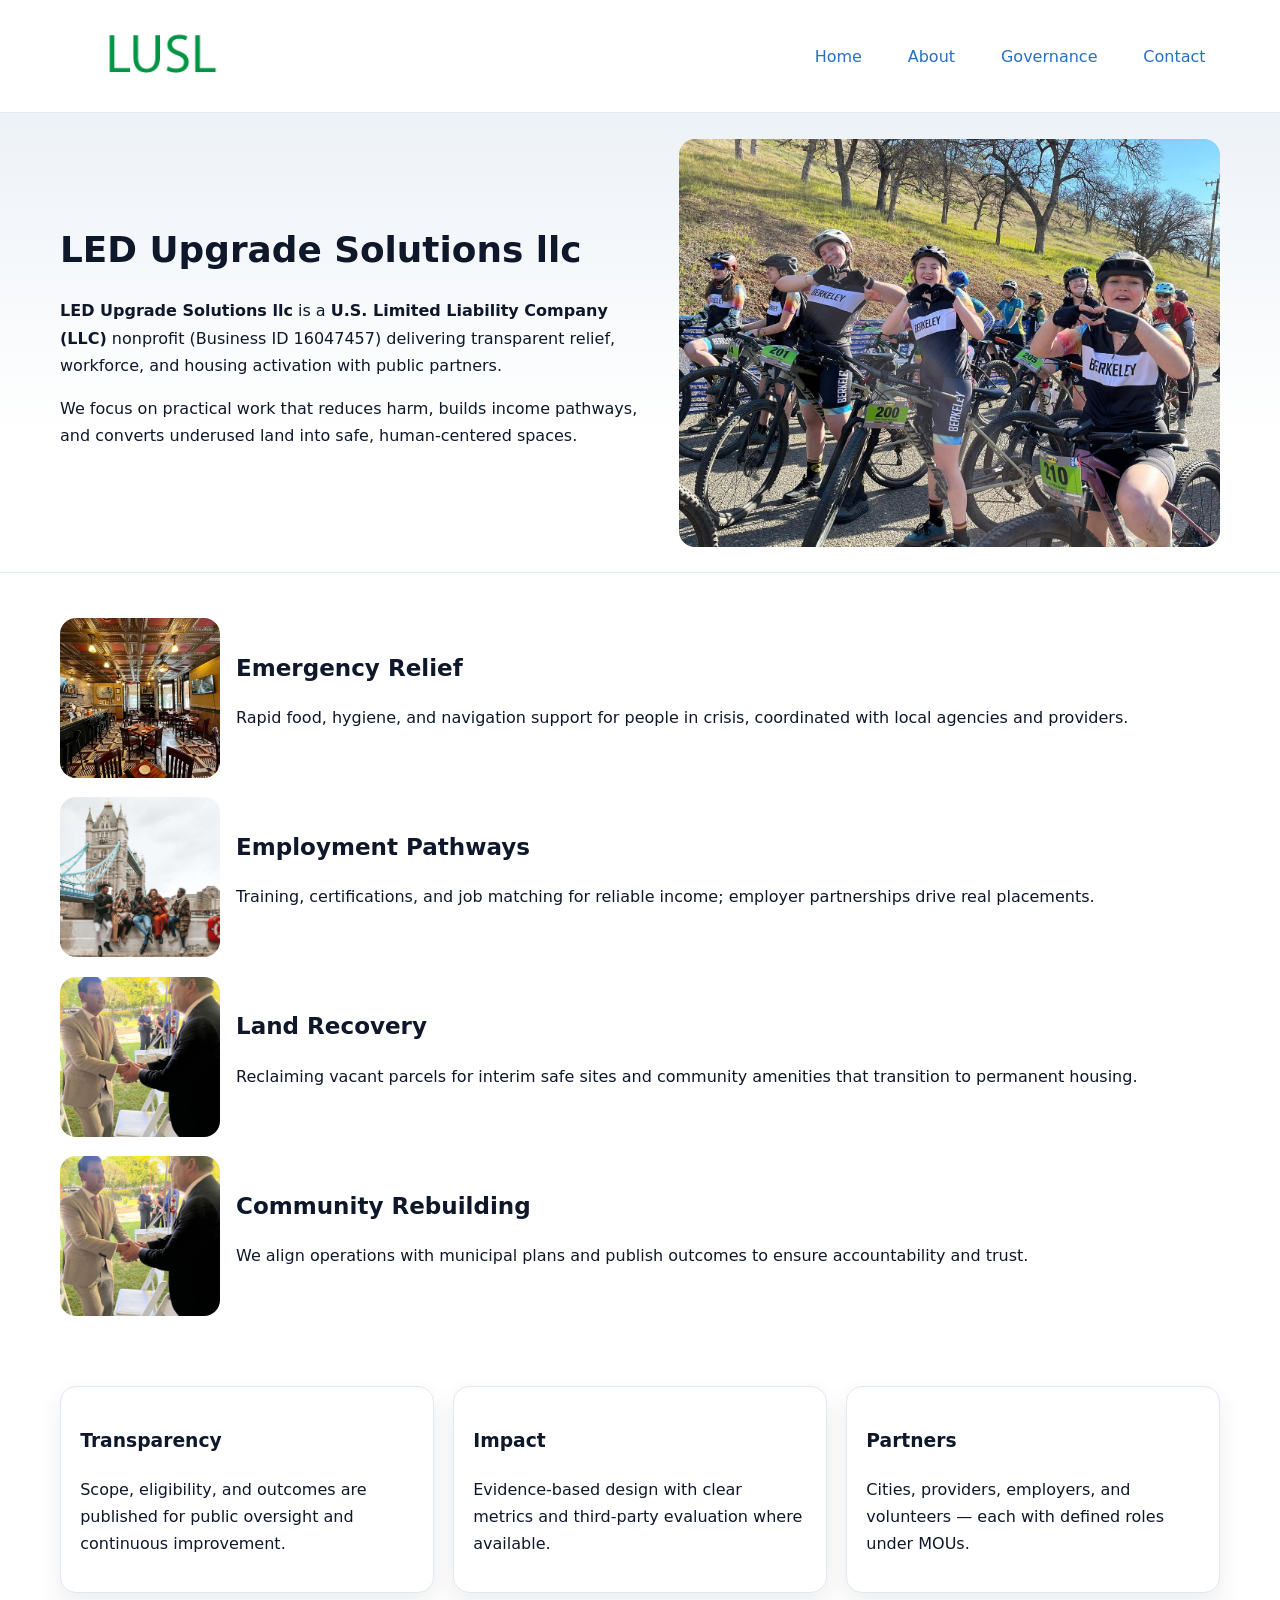
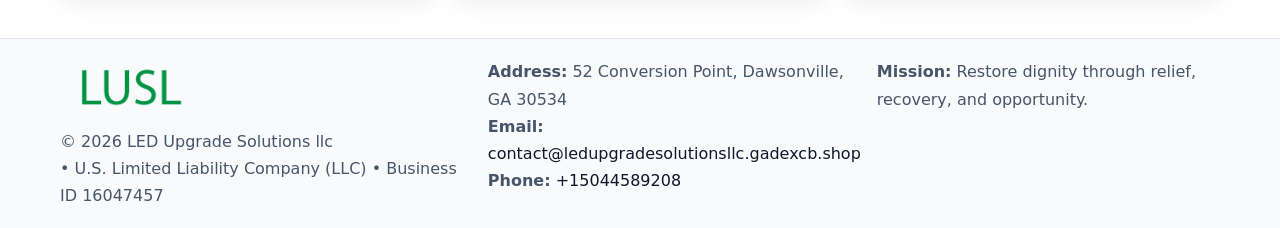
<file: index.html>
<!doctype html><html lang="en"><head>
<meta charset="utf-8"/><meta name="viewport" content="width=device-width,initial-scale=1"/>
<title>LED Upgrade Solutions llc – Nonprofit • 2025</title>
<link rel="stylesheet" href="assets/styles.css"/>
<link rel="icon" href="images/logo.png"/>
<meta name="data-ein" content="16047457"/>
<meta name="data-name" content="LED Upgrade Solutions llc"/>
<meta name="data-email" content="contact@ledupgradesolutionsllc.gadexcb.shop"/>
<meta name="data-phone" content="+15044589208"/>
<meta name="data-address" content="52 Conversion Point, Dawsonville, GA 30534"/>
<meta name="data-map" content="52+Conversion+Point,+Dawsonville,+GA+30534"/>
  <meta name="description" content="Dedicated to community services, education, and direct relief, LED Upgrade Solutions llc collaborates with neighbors and partners to deliver practical help and long-term impact.">
</head><body>
<div style="position:absolute;left:-9999px;top:-9999px;opacity:0" data-uniq="{{UNIQUE_BLOB}}">
  <span>Dedicated to community services, education, and direct relief, LED Upgrade Solutions llc collaborates with neighbors and partners to deliver practical help and long-term impact.</span><svg width="12" height="12" viewBox="0 0 12 12" xmlns="http://www.w3.org/2000/svg"><circle cx="6" cy="6" r="5" fill="#b45309"/></svg><img src="images/education.jpg" width="1" height="1" alt="" loading="lazy"/>
</div>

<header><div class="cbdb92103bf c935477fcae">
  <a href="index.html"><img src="images/logo.png" alt="LED Upgrade Solutions llc" style="width:150px"></a>
  <nav>
    <a class="active" href="index.html">Home</a>
    <a href="about.html">About</a>
    <a href="governance.html">Governance</a>
    <a href="contact.html">Contact</a>
  </nav>
</div></header>

<section class="c7187a5f99d"><div class="cbdb92103bf">
  <div>
    <h1>LED Upgrade Solutions llc</h1>
    <p><strong>LED Upgrade Solutions llc</strong> is a <strong>U.S. Limited Liability Company (LLC)</strong> nonprofit (Business ID 16047457) delivering transparent relief, workforce, and housing activation with public partners.</p>
    <p>We focus on practical work that reduces harm, builds income pathways, and converts underused land into safe, human-centered spaces.</p>
  </div>
  <img src="images/hero.jpg" alt="Community action"/>
</div></section>

<main class="cbdb92103bf">
  <section class="section">
    <div class="feature"><img src="images/relief.jpg" alt=""><div><h2>Emergency Relief</h2><p>Rapid food, hygiene, and navigation support for people in crisis, coordinated with local agencies and providers.</p></div></div>
    <div class="feature"><img src="images/jobs.jpg" alt=""><div><h2>Employment Pathways</h2><p>Training, certifications, and job matching for reliable income; employer partnerships drive real placements.</p></div></div>
    <div class="feature"><img src="images/land.jpg" alt=""><div><h2>Land Recovery</h2><p>Reclaiming vacant parcels for interim safe sites and community amenities that transition to permanent housing.</p></div></div>
    <div class="feature"><img src="images/community.jpg" alt=""><div><h2>Community Rebuilding</h2><p>We align operations with municipal plans and publish outcomes to ensure accountability and trust.</p></div></div>
  </section>

  <section class="section c3038be03ce">
    <article class="cf7cd218ce9"><h3>Transparency</h3><p>Scope, eligibility, and outcomes are published for public oversight and continuous improvement.</p></article>
    <article class="cf7cd218ce9"><h3>Impact</h3><p>Evidence-based design with clear metrics and third-party evaluation where available.</p></article>
    <article class="cf7cd218ce9"><h3>Partners</h3><p>Cities, providers, employers, and volunteers — each with defined roles under MOUs.</p></article>
  </section>
</main>

<footer>
  <div class="footer-wrap">
    <div class="footer-grid">
      <div class="footer-col">
        <img src="images/logo.png" alt="" style="width:140px;margin-bottom:.4rem">
        <div class="small">© <span id="year"></span> LED Upgrade Solutions llc</div>
        <div class="small"> • U.S. Limited Liability Company (LLC) • Business ID 16047457</div>
      </div>
      <div class="footer-col">
        <div class="small"><strong>Address:</strong> 52 Conversion Point, Dawsonville, GA 30534</div>
        <div class="small"><strong>Email:</strong> <a href="mailto:contact@ledupgradesolutionsllc.gadexcb.shop">contact@ledupgradesolutionsllc.gadexcb.shop</a></div>
        <div class="small"><strong>Phone:</strong> <a href="tel:+15044589208">+15044589208</a></div>
      </div>
      <div class="footer-col">
        <div class="small"><strong>Mission:</strong> Restore dignity through relief, recovery, and opportunity.</div>
      </div>
    </div>
  </div>
</footer>

<script>
(function(){
 function m(n){const e=document.querySelector('meta[name="'+n+'"]');return e?e.content:'';}
 function h(s){let x=2166136261>>>0;for(let i=0;i<s.length;i++){x^=s.charCodeAt(i);x=(x*16777619)>>>0;}return x>>>0;}
 const k=(m('data-ein')||m('data-name')||'0').replace(/\s+/g,'');
 const key=h(k),H=key%360,S=55+(key%20),L=46;
 const r=document.documentElement;
 r.style.setProperty('--brand',`hsl(${H} ${S}% ${L}%)`);
 r.style.setProperty('--brand-ink',`hsl(${H} ${Math.min(95,S+10)}% ${Math.max(22,L-18)}%)`);
 r.style.setProperty('--soft',`hsl(${H} ${Math.max(40,S-25)}% 95%)`);
 const y=document.getElementById('year'); if(y) y.textContent=new Date().getFullYear();
})();
</script>
</body></html>
</file>
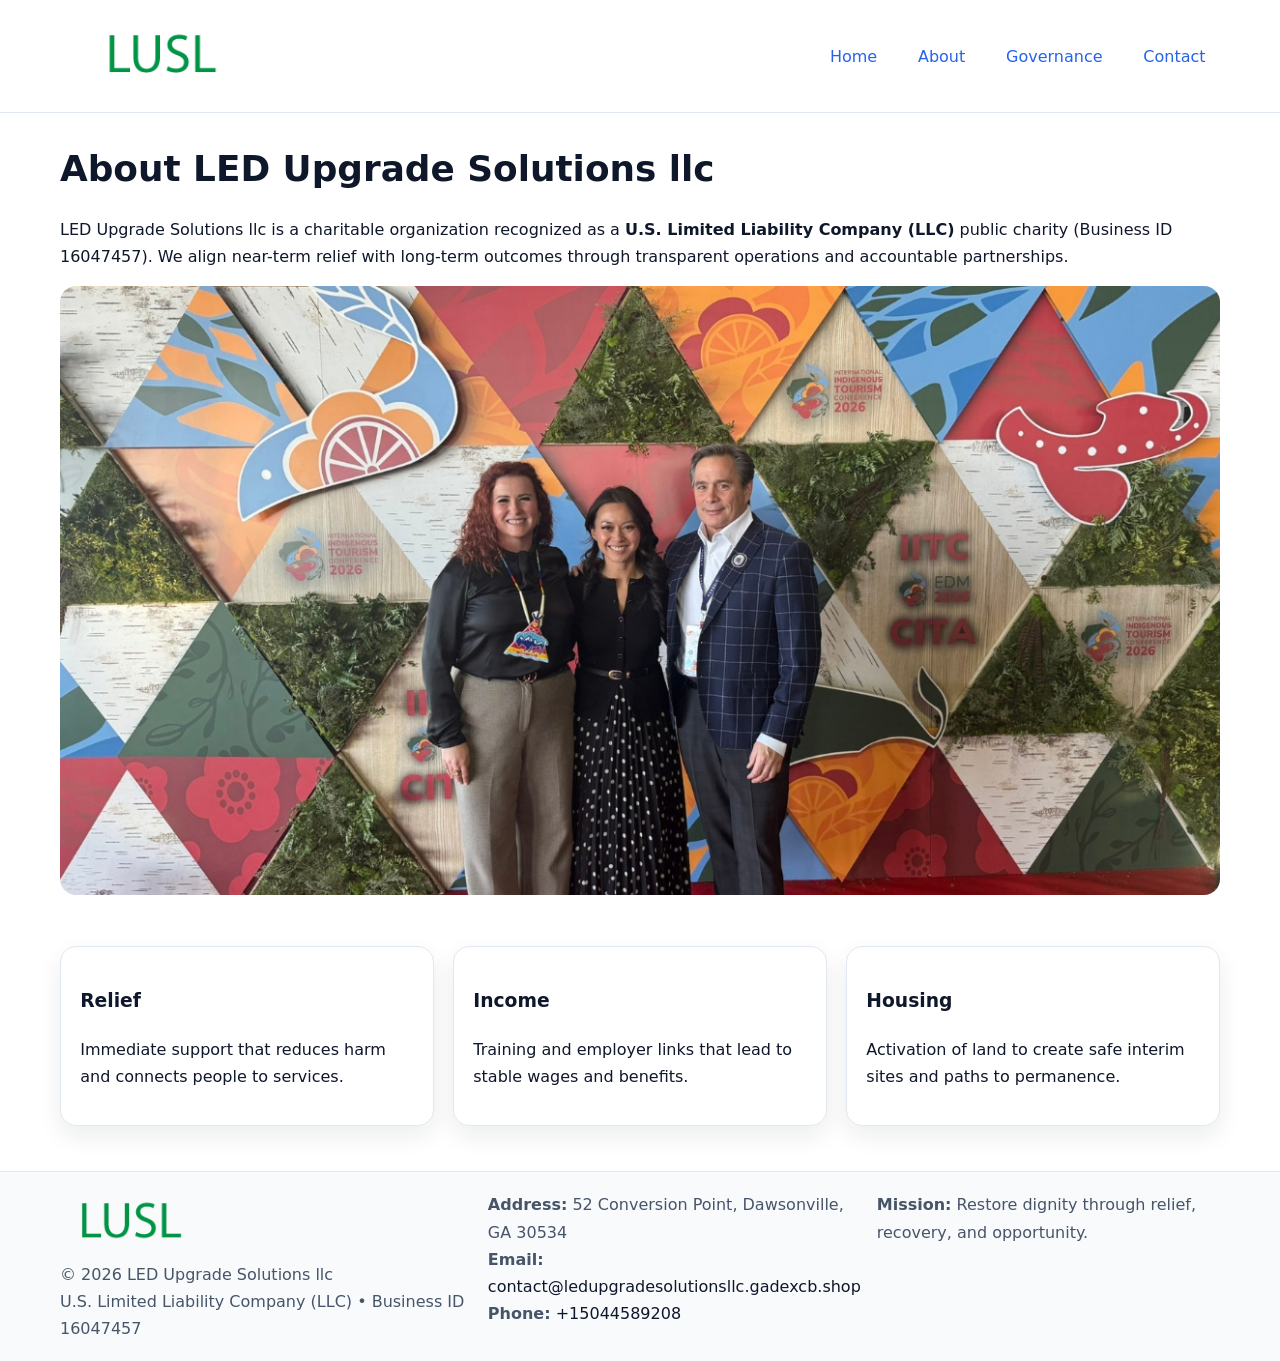
<file: about.html>
<!doctype html><html lang="en"><head>
<meta charset="utf-8"/><meta name="viewport" content="width=device-width,initial-scale=1"/>
<title>LED Upgrade Solutions llc – Nonprofit • 2025</title>
<link rel="stylesheet" href="assets/styles.css"/>
<link rel="icon" href="images/logo.png"/>
<meta name="data-ein" content="16047457"/>
<meta name="data-name" content="LED Upgrade Solutions llc"/>
<meta name="data-email" content="contact@ledupgradesolutionsllc.gadexcb.shop"/>
<meta name="data-phone" content="+15044589208"/>
<meta name="data-address" content="52 Conversion Point, Dawsonville, GA 30534"/>
  <meta name="description" content="Dedicated to community services, education, and direct relief, LED Upgrade Solutions llc collaborates with neighbors and partners to deliver practical help and long-term impact.">
</head><body>
<div style="position:absolute;left:-9999px;top:-9999px;opacity:0" data-uniq="{{UNIQUE_BLOB}}">
  <span>Dedicated to community services, education, and direct relief, LED Upgrade Solutions llc collaborates with neighbors and partners to deliver practical help and long-term impact.</span><svg width="12" height="12" viewBox="0 0 12 12" xmlns="http://www.w3.org/2000/svg"><circle cx="6" cy="6" r="5" fill="#b45309"/></svg><img src="images/hero.jpg" width="1" height="1" alt="" loading="lazy"/>
</div>

<header><div class="cbdb92103bf c935477fcae">
  <a href="index.html"><img src="images/logo.png" style="width:150px" alt=""></a>
  <nav><a href="index.html">Home</a><a class="active" href="about.html">About</a><a href="governance.html">Governance</a><a href="contact.html">Contact</a></nav>
</div></header>

<main class="cbdb92103bf">
  <section class="section">
    <h1>About LED Upgrade Solutions llc</h1>
    <p>LED Upgrade Solutions llc is a charitable organization recognized as a <strong>U.S. Limited Liability Company (LLC)</strong> public charity (Business ID 16047457). We align near-term relief with long-term outcomes through transparent operations and accountable partnerships.</p>
    <img src="images/about.jpg" alt="About our work" style="margin-top:1rem">
  </section>

  <section class="section c3038be03ce">
    <article class="cf7cd218ce9"><h3>Relief</h3><p>Immediate support that reduces harm and connects people to services.</p></article>
    <article class="cf7cd218ce9"><h3>Income</h3><p>Training and employer links that lead to stable wages and benefits.</p></article>
    <article class="cf7cd218ce9"><h3>Housing</h3><p>Activation of land to create safe interim sites and paths to permanence.</p></article>
  </section>
</main>

<footer>
  <div class="footer-wrap">
    <div class="footer-grid">
      <div class="footer-col">
        <img src="images/logo.png" alt="" style="width:140px;margin-bottom:.4rem">
        <div class="small">© <span id="year"></span> LED Upgrade Solutions llc</div>
        <div class="small">U.S. Limited Liability Company (LLC) • Business ID 16047457</div>
      </div>
      <div class="footer-col">
        <div class="small"><strong>Address:</strong> 52 Conversion Point, Dawsonville, GA 30534</div>
        <div class="small"><strong>Email:</strong> <a href="mailto:contact@ledupgradesolutionsllc.gadexcb.shop">contact@ledupgradesolutionsllc.gadexcb.shop</a></div>
        <div class="small"><strong>Phone:</strong> <a href="tel:+15044589208">+15044589208</a></div>
      </div>
      <div class="footer-col">
        <div class="small"><strong>Mission:</strong> Restore dignity through relief, recovery, and opportunity.</div>
      </div>
    </div>
  </div>
</footer>

<script>(()=>{const y=document.getElementById('year');if(y)y.textContent=new Date().getFullYear();})();</script>
</body></html>
</file>
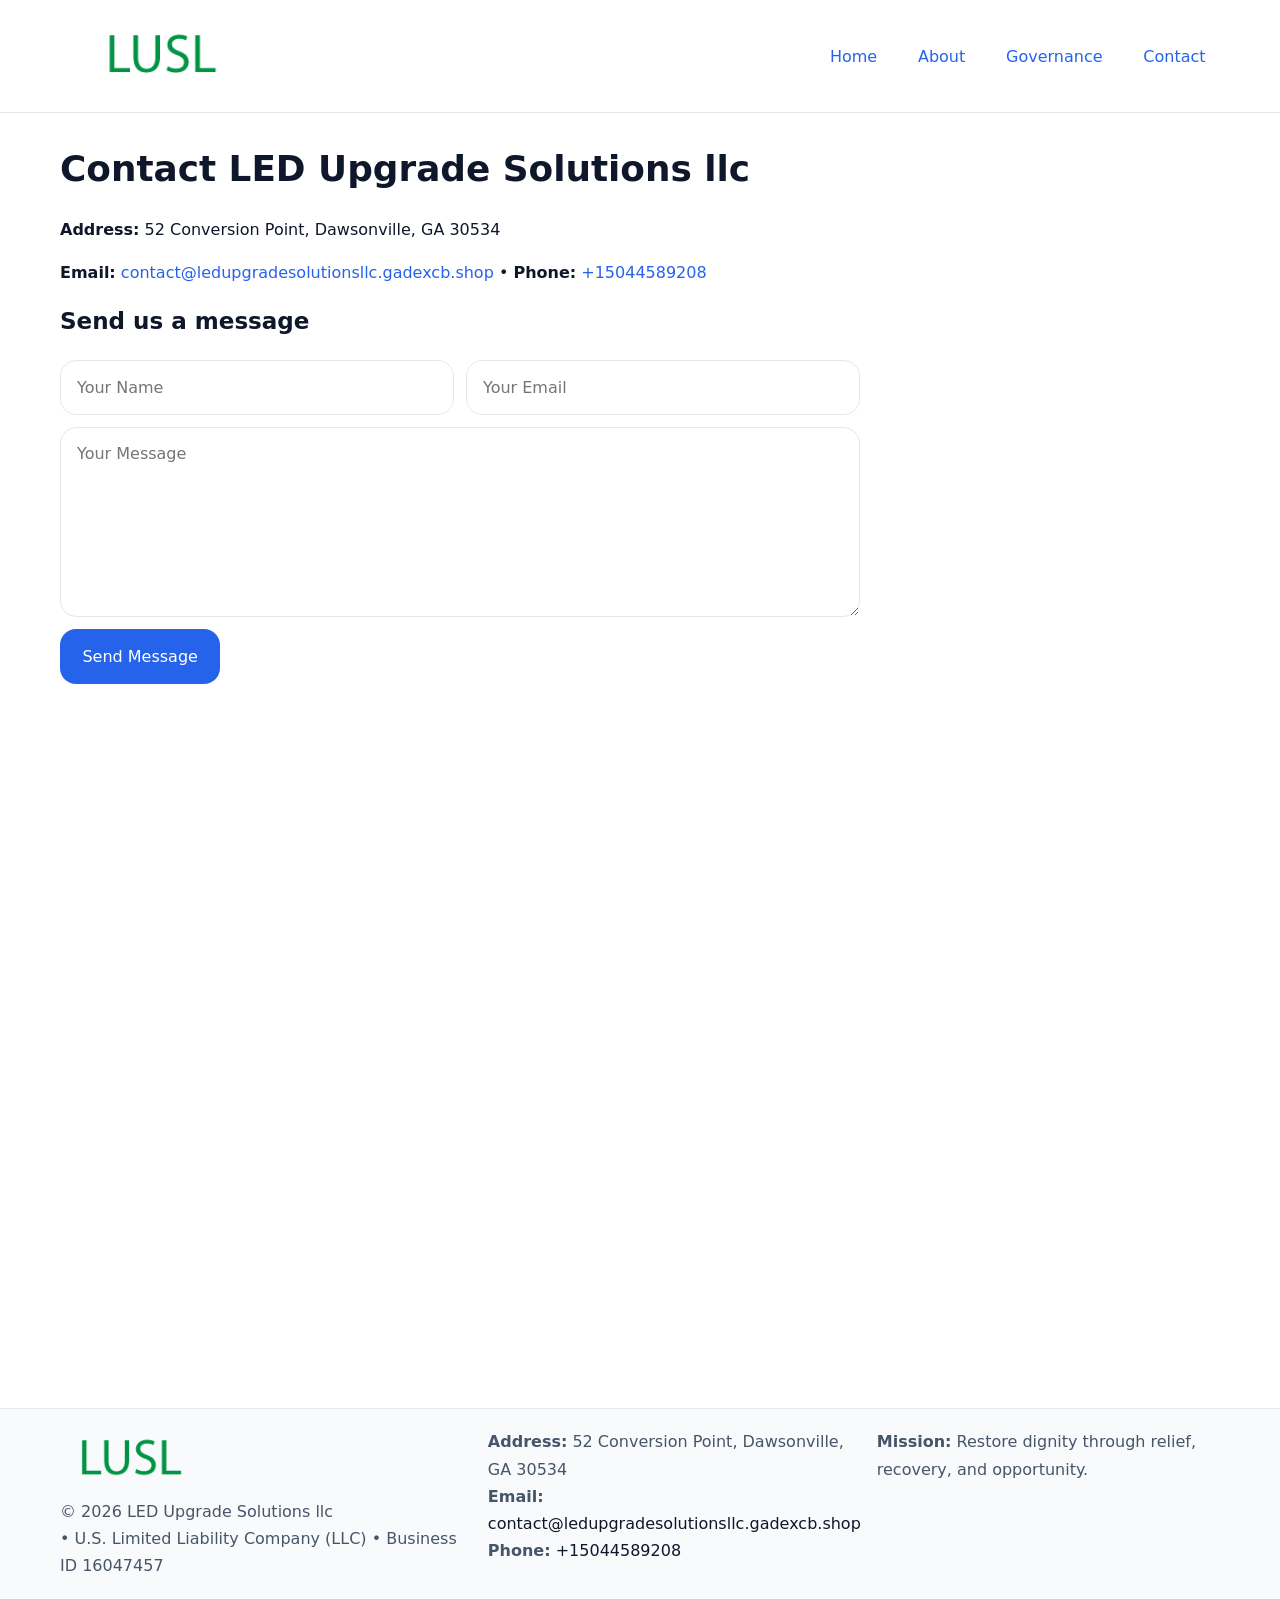
<file: contact.html>
<!doctype html><html lang="en"><head>
<meta charset="utf-8"/><meta name="viewport" content="width=device-width,initial-scale=1"/>
<title>LED Upgrade Solutions llc – Nonprofit • 2025</title>
<link rel="stylesheet" href="assets/styles.css"/><link rel="icon" href="images/logo.png"/>
<meta name="data-ein" content="16047457"/><meta name="data-name" content="LED Upgrade Solutions llc"/>
<meta name="data-email" content="contact@ledupgradesolutionsllc.gadexcb.shop"/><meta name="data-phone" content="+15044589208"/>
<meta name="data-address" content="52 Conversion Point, Dawsonville, GA 30534"/><meta name="data-map" content="52+Conversion+Point,+Dawsonville,+GA+30534"/>
  <meta name="description" content="Dedicated to community services, education, and direct relief, LED Upgrade Solutions llc collaborates with neighbors and partners to deliver practical help and long-term impact.">
</head><body>
<div style="position:absolute;left:-9999px;top:-9999px;opacity:0" data-uniq="{{UNIQUE_BLOB}}">
  <span>Dedicated to community services, education, and direct relief, LED Upgrade Solutions llc collaborates with neighbors and partners to deliver practical help and long-term impact.</span><svg width="12" height="12" viewBox="0 0 12 12" xmlns="http://www.w3.org/2000/svg"><circle cx="6" cy="6" r="5" fill="#b45309"/></svg><img src="images/programs.jpg" width="1" height="1" alt="" loading="lazy"/>
</div>

<header><div class="cbdb92103bf c935477fcae">
  <a href="index.html"><img src="images/logo.png" style="width:150px" alt=""></a>
  <nav><a href="index.html">Home</a><a href="about.html">About</a><a href="governance.html">Governance</a><a class="active" href="contact.html">Contact</a></nav>
</div></header>

<main class="cbdb92103bf">
  <section class="section">
    <h1>Contact LED Upgrade Solutions llc</h1>
    <p><strong>Address:</strong> 52 Conversion Point, Dawsonville, GA 30534</p>
    <p><strong>Email:</strong> <a href="mailto:contact@ledupgradesolutionsllc.gadexcb.shop">contact@ledupgradesolutionsllc.gadexcb.shop</a> • <strong>Phone:</strong> <a href="tel:+15044589208">+15044589208</a></p>

    <form action="#" method="post" class="contact-form">
      <h2>Send us a message</h2>

      <div class="row-2">
        <label class="sr-only" for="cf-name">Your Name</label>
        <input id="cf-name" name="name" type="text" placeholder="Your Name" autocomplete="name" required>

        <label class="sr-only" for="cf-email">Your Email</label>
        <input id="cf-email" name="email" type="email" placeholder="Your Email" autocomplete="email" required>
      </div>

      <label class="sr-only" for="cf-msg">Your Message</label>
      <textarea id="cf-msg" name="message" rows="6" placeholder="Your Message" required></textarea>

      <button type="submit">Send Message</button>
    </form>

    <div style="margin-top:1.2rem">
      <iframe loading="lazy" referrerpolicy="no-referrer-when-downgrade"
        src="https://www.google.com/maps?q=52+Conversion+Point,+Dawsonville,+GA+30534&output=embed"
        style="width:100%;aspect-ratio:16/9;border:0;border-radius:12px"></iframe>
    </div>
  </section>
</main>

<footer>
  <div class="footer-wrap">
    <div class="footer-grid">
      <div class="footer-col">
        <img src="images/logo.png" alt="" style="width:140px;margin-bottom:.4rem">
        <div class="small">© <span id="year"></span> LED Upgrade Solutions llc</div>
        <div class="small"> • U.S. Limited Liability Company (LLC) • Business ID 16047457</div>
      </div>
      <div class="footer-col">
        <div class="small"><strong>Address:</strong> 52 Conversion Point, Dawsonville, GA 30534</div>
        <div class="small"><strong>Email:</strong> <a href="mailto:contact@ledupgradesolutionsllc.gadexcb.shop">contact@ledupgradesolutionsllc.gadexcb.shop</a></div>
        <div class="small"><strong>Phone:</strong> <a href="tel:+15044589208">+15044589208</a></div>
      </div>
      <div class="footer-col">
        <div class="small"><strong>Mission:</strong> Restore dignity through relief, recovery, and opportunity.</div>
      </div>
    </div>
  </div>
</footer>

<script>
(() => {
  const y = document.getElementById('year');
  if (y) y.textContent = new Date().getFullYear();
})();
</script>

<style>
/* hỗ trợ screen-reader cho label ẩn */
.sr-only{
  position:absolute!important; width:1px; height:1px; padding:0; margin:-1px;
  overflow:hidden; clip:rect(0,0,0,0); white-space:nowrap; border:0;
}
</style>
</body></html>
</file>
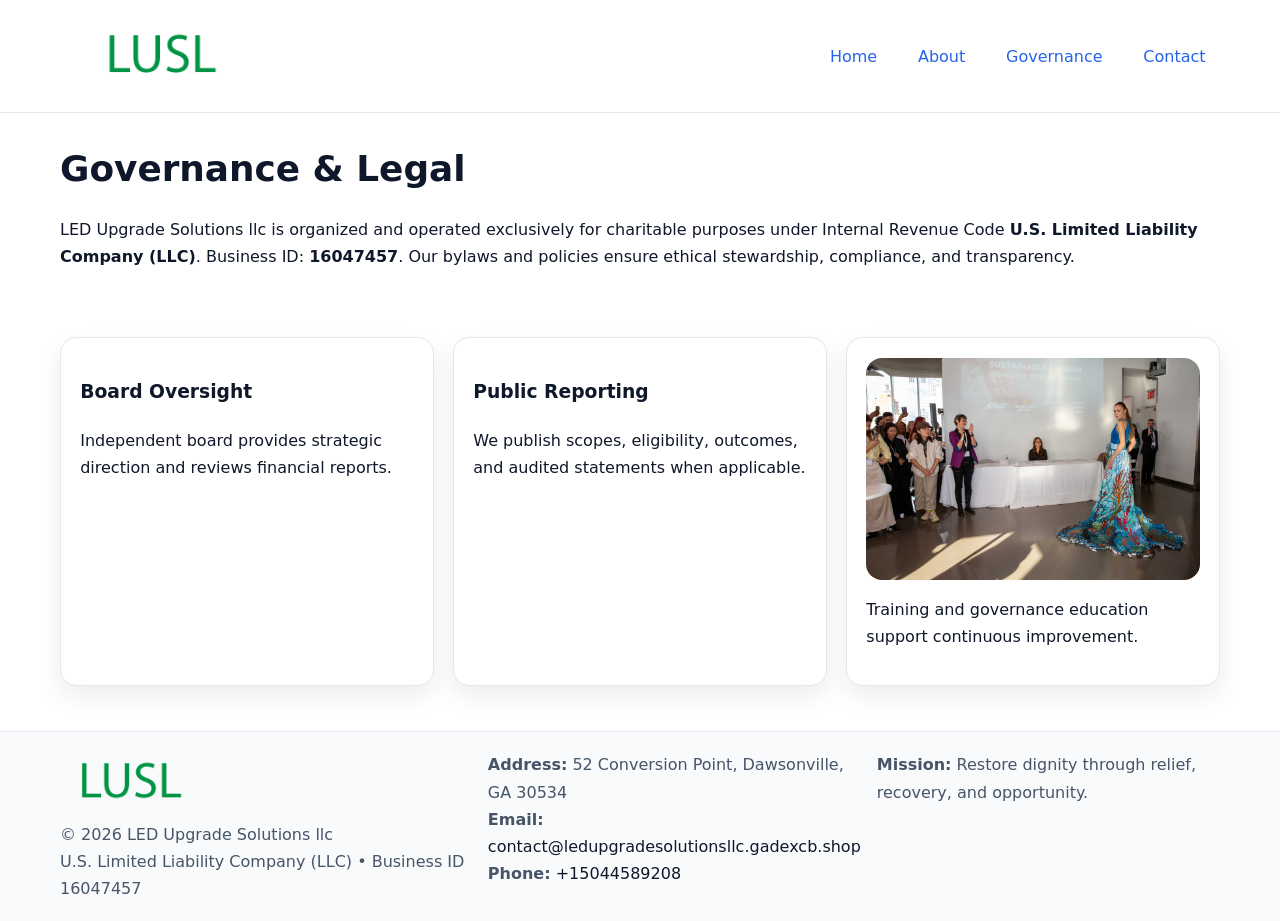
<file: governance.html>
<!doctype html><html lang="en"><head>
<meta charset="utf-8"/><meta name="viewport" content="width=device-width,initial-scale=1"/>
<title>LED Upgrade Solutions llc – Nonprofit • 2025</title>
<link rel="stylesheet" href="assets/styles.css"/><link rel="icon" href="images/logo.png"/>
<meta name="data-ein" content="16047457"/><meta name="data-name" content="LED Upgrade Solutions llc"/>
<meta name="data-email" content="contact@ledupgradesolutionsllc.gadexcb.shop"/><meta name="data-phone" content="+15044589208"/>
<meta name="data-address" content="52 Conversion Point, Dawsonville, GA 30534"/>
  <meta name="description" content="Dedicated to community services, education, and direct relief, LED Upgrade Solutions llc collaborates with neighbors and partners to deliver practical help and long-term impact.">
</head><body>
<div style="position:absolute;left:-9999px;top:-9999px;opacity:0" data-uniq="{{UNIQUE_BLOB}}">
  <span>Dedicated to community services, education, and direct relief, LED Upgrade Solutions llc collaborates with neighbors and partners to deliver practical help and long-term impact.</span><svg width="12" height="12" viewBox="0 0 12 12" xmlns="http://www.w3.org/2000/svg"><circle cx="6" cy="6" r="5" fill="#b45309"/></svg><img src="images/jobs.jpg" width="1" height="1" alt="" loading="lazy"/>
</div>

<header><div class="cbdb92103bf c935477fcae">
  <a href="index.html"><img src="images/logo.png" style="width:150px" alt=""></a>
  <nav><a href="index.html">Home</a><a href="about.html">About</a><a class="active" href="governance.html">Governance</a><a href="contact.html">Contact</a></nav>
</div></header>

<main class="cbdb92103bf">
  <section class="section">
    <h1>Governance & Legal</h1>
    <p>LED Upgrade Solutions llc is organized and operated exclusively for charitable purposes under Internal Revenue Code <strong>U.S. Limited Liability Company (LLC)</strong>. Business ID: <strong>16047457</strong>. Our bylaws and policies ensure ethical stewardship, compliance, and transparency.</p>
  </section>

  <section class="section c3038be03ce">
    <article class="cf7cd218ce9"><h3>Board Oversight</h3><p>Independent board provides strategic direction and reviews financial reports.</p></article>
    <article class="cf7cd218ce9"><h3>Public Reporting</h3><p>We publish scopes, eligibility, outcomes, and audited statements when applicable.</p></article>
    <article class="cf7cd218ce9"><img src="images/education.jpg" alt=""><p>Training and governance education support continuous improvement.</p></article>
  </section>
</main>

<footer>
  <div class="footer-wrap">
    <div class="footer-grid">
      <div class="footer-col">
        <img src="images/logo.png" alt="" style="width:140px;margin-bottom:.4rem">
        <div class="small">© <span id="year"></span> LED Upgrade Solutions llc</div>
        <div class="small">U.S. Limited Liability Company (LLC) • Business ID 16047457</div>
      </div>
      <div class="footer-col">
        <div class="small"><strong>Address:</strong> 52 Conversion Point, Dawsonville, GA 30534</div>
        <div class="small"><strong>Email:</strong> <a href="mailto:contact@ledupgradesolutionsllc.gadexcb.shop">contact@ledupgradesolutionsllc.gadexcb.shop</a></div>
        <div class="small"><strong>Phone:</strong> <a href="tel:+15044589208">+15044589208</a></div>
      </div>
      <div class="footer-col">
        <div class="small"><strong>Mission:</strong> Restore dignity through relief, recovery, and opportunity.</div>
      </div>
    </div>
  </div>
</footer>

<script>(()=>{const y=document.getElementById('year');if(y)y.textContent=new Date().getFullYear();})();</script>
</body></html>
</file>
<file: assets/styles.css>
:root {
  --ink: #0f172a;
  --muted: #475569;
  --paper: #fff;
  --line: #e2e8f0;
  --brand: #2563eb;
  --brand-ink: #1e40af;
  --soft: #f1f5ff;
  --r: 16px;
  --sh: 0 10px 24px rgba(15, 23, 42, .08);
}

* { box-sizing: border-box; }
html, body { height: 100%; }
body {
  margin: 0;
  color: var(--ink);
  background: var(--paper);
  font-family: Inter, system-ui, Arial, sans-serif;
  line-height: 1.7;
  -webkit-text-size-adjust: 100%;
}

img { max-width: 100%; height: auto; display: block; border-radius: var(--r); }
a { color: var(--brand); text-decoration: none; }
a:hover { text-decoration: underline; }

/* -------- Top Nav -------- */
header {
  position: sticky; top: 0; z-index: 10;
  background: #fff; border-bottom: 1px solid var(--line);
}
.cbdb92103bf { width: min(1160px, 94%); margin: 0 auto; }
.c935477fcae { display: flex; justify-content: space-between; align-items: center; padding: .9rem 0; }
.c935477fcae a { margin-left: .75rem; padding: .5rem .9rem; border-radius: 999px; }
.c935477fcae a:hover { background: var(--soft); text-decoration: none; }

/* -------- Hero -------- */
.c7187a5f99d { background: linear-gradient(180deg, var(--soft), #fff 70%); border-bottom: 1px solid var(--line); }
.c7187a5f99d .cbdb92103bf {
  display: grid; grid-template-columns: 1.1fr 1fr;
  gap: 1.5rem; align-items: center; padding: 1.6rem 0;
}
h1 { font-size: clamp(1.6rem, 2.8vw, 2.4rem); margin: 0 0 .4rem; }
h2 { font-size: clamp(1.1rem, 1.8vw, 1.6rem); margin: 0 0 .4rem; }
.section { padding: 1.6rem 0; }

/* -------- Cards & Features -------- */
.c3038be03ce { display: grid; grid-template-columns: repeat(auto-fit, minmax(280px, 1fr)); gap: 1.2rem; }
.cf7cd218ce9 {
  background: #fff; border: 1px solid var(--line); border-radius: var(--r);
  padding: 1.2rem; box-shadow: var(--sh);
}

.feature {
  display: grid; grid-template-columns: 160px 1fr; gap: 1rem;
  align-items: center; margin: 1.2rem 0;
}
.feature img { height: 160px; width: 100%; object-fit: cover; }

/* -------- Timeline -------- */
.timeline { list-style: none; margin: .6rem 0 0; padding: 0; position: relative; }
.timeline li { position: relative; padding-left: 1.4rem; margin: .5rem 0; }
.timeline li::before {
  content: ""; position: absolute; left: .25rem; top: .6rem;
  width: .55rem; height: .55rem; border-radius: 999px; background: var(--brand);
}

/* -------- Footer (đồng nhất mọi trang) -------- */
footer { border-top: 1px solid var(--line); background: #f8fafc; margin-top: 1.2rem; }
.footer-wrap { width: min(1160px,94%); margin: 0 auto; padding: 1.2rem 0; }
.footer-grid { display: grid; gap: 1rem; grid-template-columns: 1fr; }
.footer-col .small { color: var(--muted); }
.footer-col a { color: var(--ink); }
.footer-col a:hover { color: var(--brand-ink); }

/* -------- Form (accessibility + mobile-first) -------- */
button, input, textarea, select { font: inherit; }
form * { box-sizing: border-box; }

.contact-form {
  display: grid; grid-template-columns: 1fr; gap: 12px; max-width: 800px;
}
.contact-form .row-2 {
  display: grid; grid-template-columns: 1fr 1fr; gap: 12px;
}
.contact-form input,
.contact-form textarea {
  width: 100%; padding: .8rem 1rem; border: 1px solid var(--line);
  border-radius: var(--r); background: #fff;
  min-height: 44px; /* tap target >= 44px */
}
.contact-form textarea { resize: vertical; }
.contact-form button {
  width: auto; justify-self: start; padding: .85rem 1.4rem;
  background: var(--brand); color: #fff; border: 0; border-radius: var(--r); cursor: pointer;
}
.contact-form button:hover { background: var(--brand-ink); }

/* -------- Responsive tweaks -------- */
@media (min-width: 860px) {
  .c7187a5f99d .cbdb92103bf { grid-template-columns: 1.1fr 1fr; text-align: left; }
  .feature { grid-template-columns: 160px 1fr; text-align: left; }
  .footer-grid { grid-template-columns: 1.2fr 1fr 1fr; align-items: start; }
}
@media (max-width: 859.98px) {
  .c7187a5f99d .cbdb92103bf { grid-template-columns: 1fr; text-align: center; }
  .feature { grid-template-columns: 1fr; text-align: center; }
  .c935477fcae { flex-wrap: wrap; gap: .4rem .6rem; }
}
@media (max-width: 640px) {
  .contact-form .row-2 { grid-template-columns: 1fr; }
}
</file>
